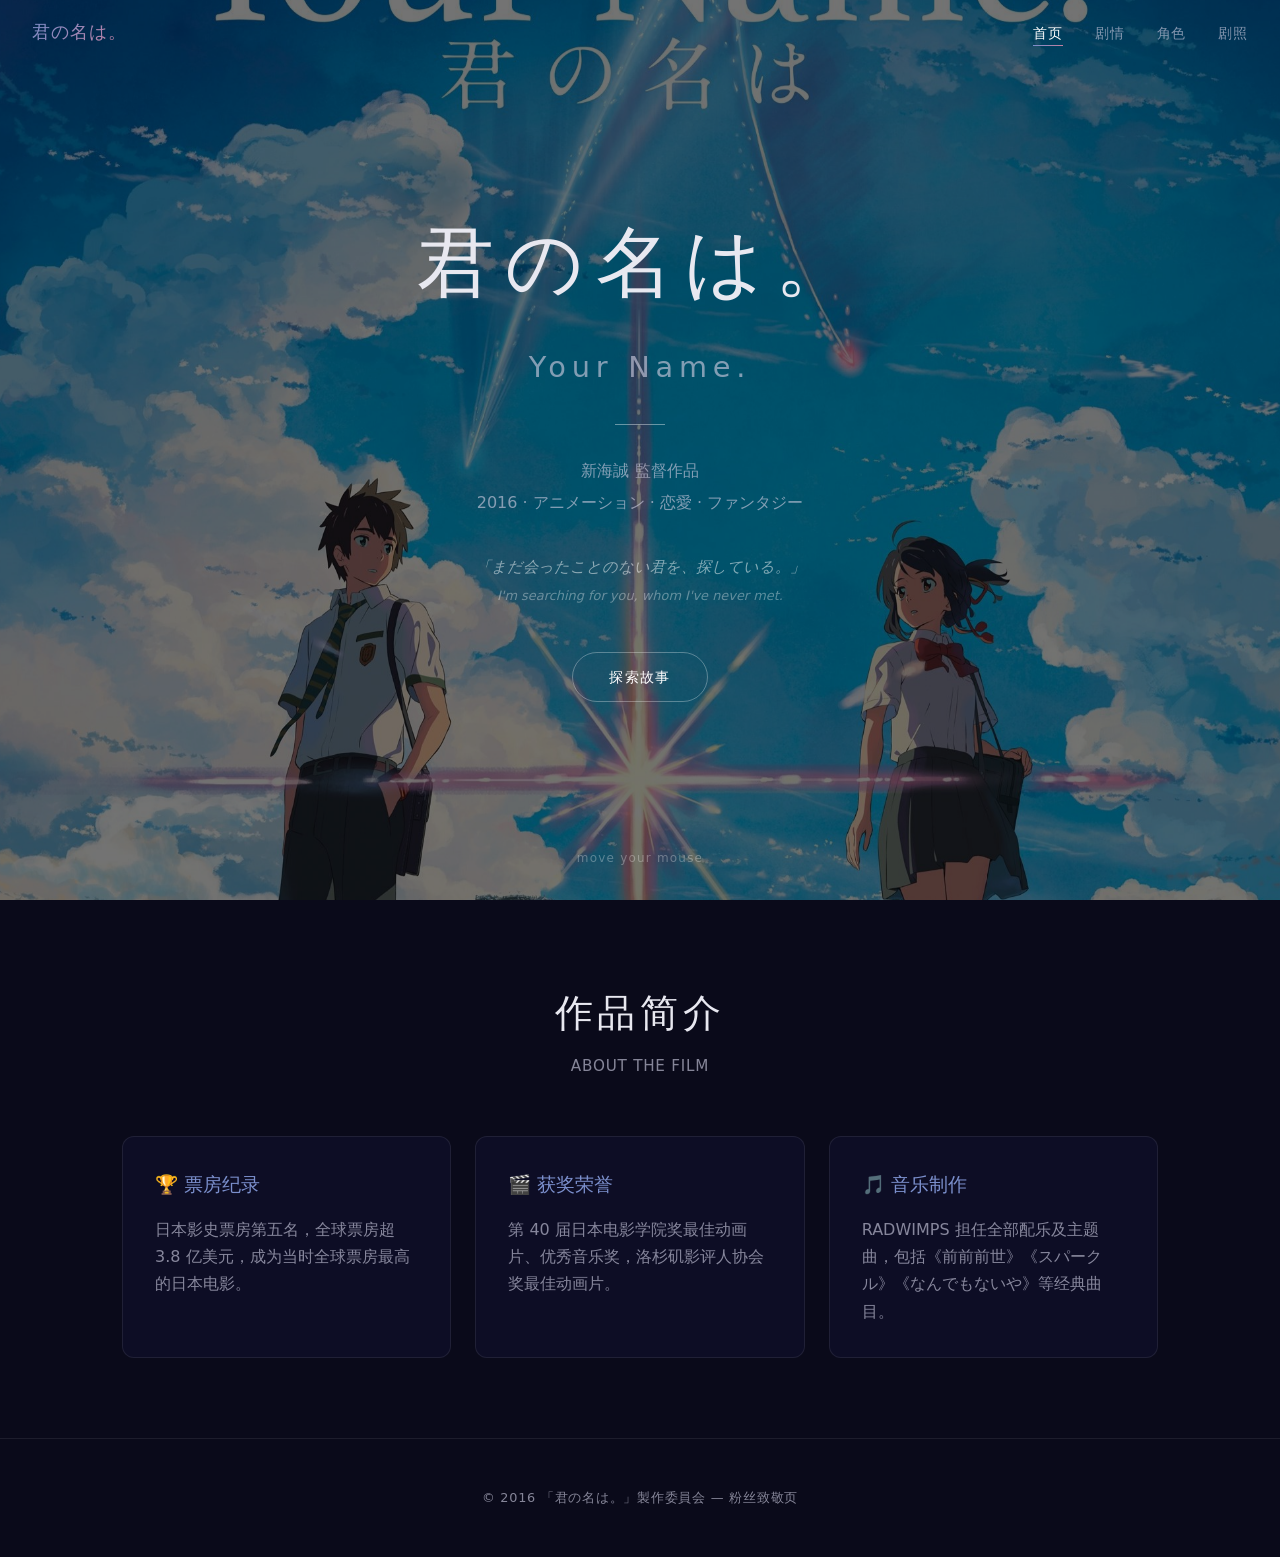
<file: index.html>
<!DOCTYPE html>
<html lang="ja">
<head>
<meta charset="UTF-8">
<meta name="viewport" content="width=device-width, initial-scale=1.0">
<title>君の名は。— Your Name | 首页</title>
<link rel="stylesheet" href="css/style.css">
</head>
<body>

<nav class="navbar">
  <a href="index.html" class="nav-logo">君の名は。</a>
  <ul class="nav-links">
    <li><a href="index.html">首页</a></li>
    <li><a href="synopsis.html">剧情</a></li>
    <li><a href="characters.html">角色</a></li>
    <li><a href="gallery.html">剧照</a></li>
  </ul>
  <button class="menu-toggle" aria-label="菜单">
    <span></span><span></span><span></span>
  </button>
</nav>

<main style="padding-top:0">
  <section class="hero">
    <div class="hero-bg"></div>
    <div class="hero-overlay">
      <h1 class="hero-title-jp">君の名は。</h1>
      <p class="hero-title-en">Your Name.</p>
      <div class="hero-divider"></div>
      <div class="hero-meta">
        <p>新海誠 監督作品</p>
        <p style="margin-top:0.3em">2016 · アニメーション · 恋愛 · ファンタジー</p>
      </div>
      <p class="hero-quote">
        「まだ会ったことのない君を、探している。」<br>
        <span style="font-size:0.85em;opacity:0.7">I'm searching for you, whom I've never met.</span>
      </p>
      <a href="synopsis.html" class="hero-enter">探索故事</a>
      <p class="hero-hint">move your mouse</p>
    </div>
  </section>

  <section class="section">
    <div class="section-header fade-in">
      <h2 class="section-title">作品简介</h2>
      <p class="section-subtitle">ABOUT THE FILM</p>
    </div>
    <div class="card-grid">
      <div class="card fade-in">
        <h3 style="margin-bottom:0.8em;font-weight:400;color:var(--c-accent)">🏆 票房纪录</h3>
        <p style="color:var(--c-muted)">日本影史票房第五名，全球票房超 3.8 亿美元，成为当时全球票房最高的日本电影。</p>
      </div>
      <div class="card fade-in">
        <h3 style="margin-bottom:0.8em;font-weight:400;color:var(--c-accent)">🎬 获奖荣誉</h3>
        <p style="color:var(--c-muted)">第 40 届日本电影学院奖最佳动画片、优秀音乐奖，洛杉矶影评人协会奖最佳动画片。</p>
      </div>
      <div class="card fade-in">
        <h3 style="margin-bottom:0.8em;font-weight:400;color:var(--c-accent)">🎵 音乐制作</h3>
        <p style="color:var(--c-muted)">RADWIMPS 担任全部配乐及主题曲，包括《前前前世》《スパークル》《なんでもないや》等经典曲目。</p>
      </div>
    </div>
  </section>
</main>

<footer class="footer">
  <p>© 2016 「君の名は。」製作委員会 — 粉丝致敬页</p>
</footer>

<script src="js/main.js"></script>
</body>
</html>
</file>
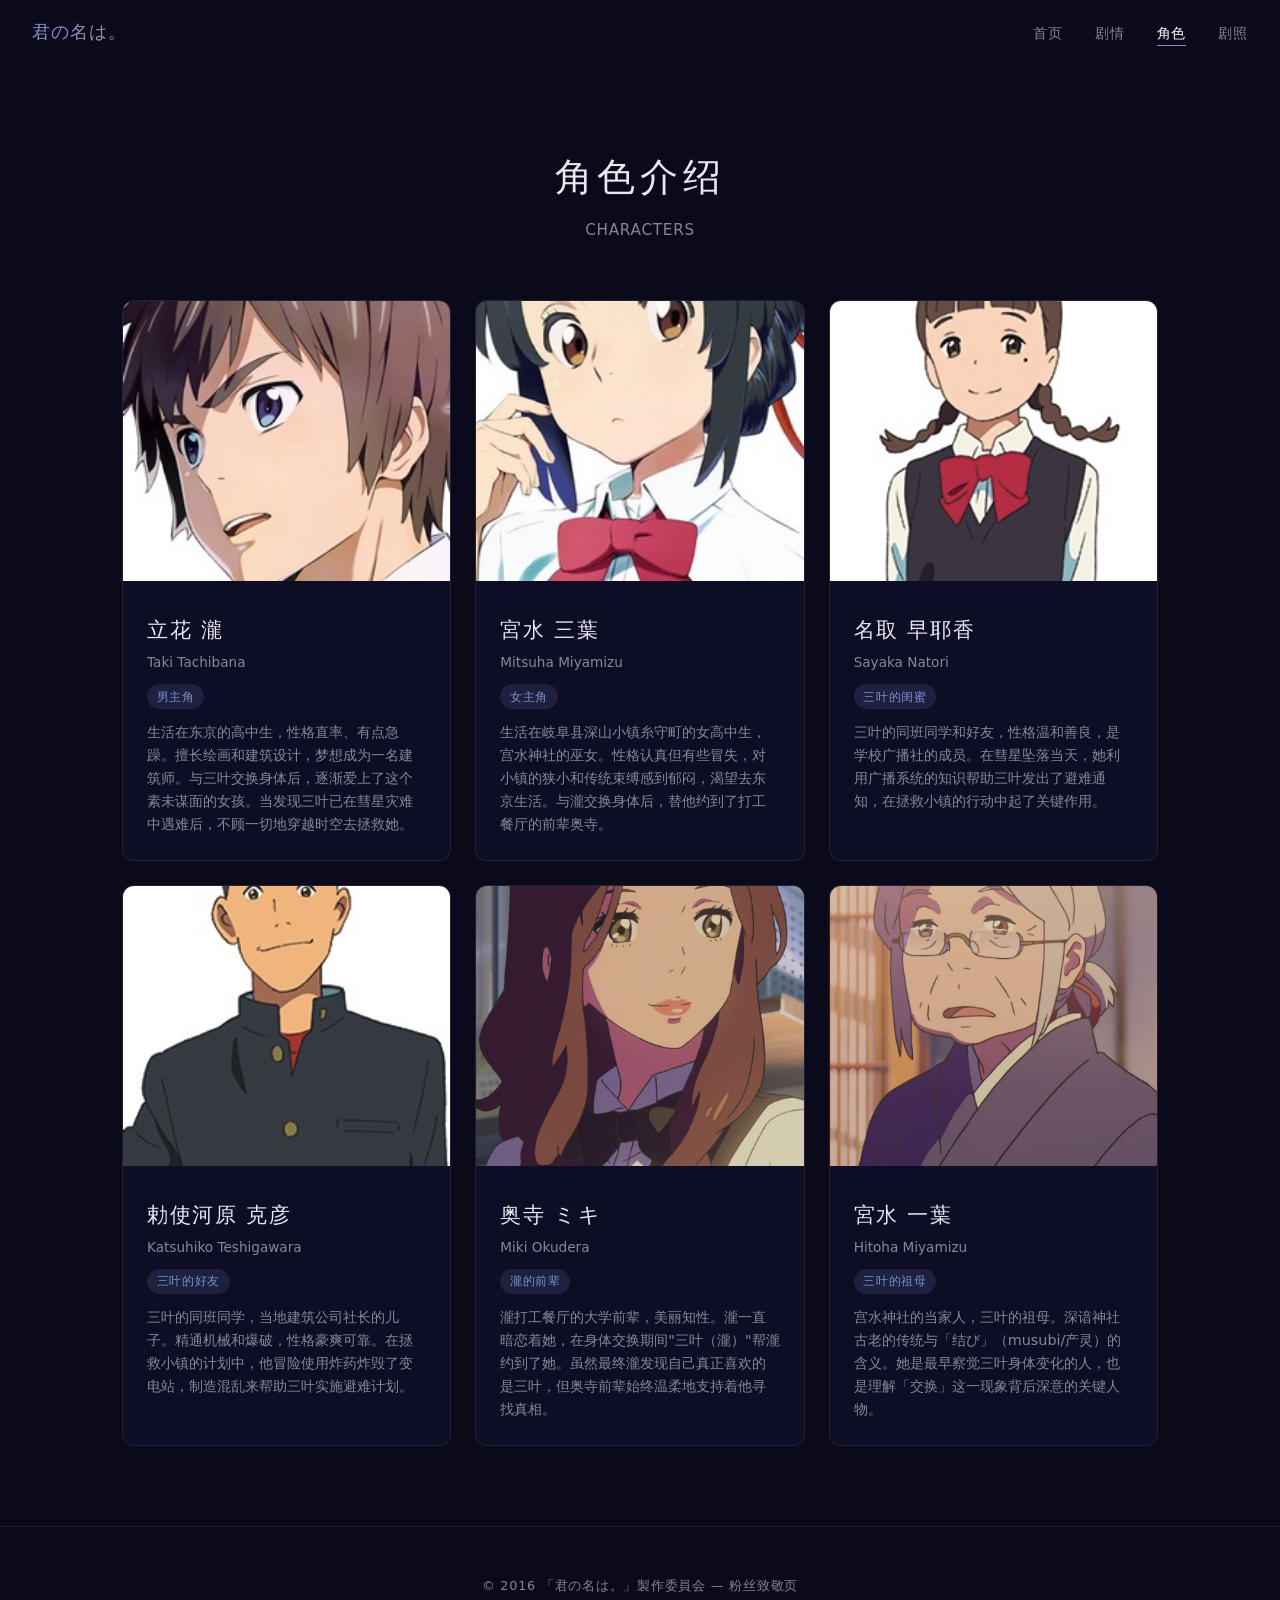
<file: characters.html>
<!DOCTYPE html>
<html lang="ja">
<head>
<meta charset="UTF-8">
<meta name="viewport" content="width=device-width, initial-scale=1.0">
<title>角色介绍 — 君の名は。</title>
<link rel="stylesheet" href="css/style.css">
</head>
<body>

<nav class="navbar scrolled">
  <a href="index.html" class="nav-logo">君の名は。</a>
  <ul class="nav-links">
    <li><a href="index.html">首页</a></li>
    <li><a href="synopsis.html">剧情</a></li>
    <li><a href="characters.html">角色</a></li>
    <li><a href="gallery.html">剧照</a></li>
  </ul>
  <button class="menu-toggle" aria-label="菜单">
    <span></span><span></span><span></span>
  </button>
</nav>

<main class="page">
  <section class="section">
    <div class="section-header fade-in">
      <h2 class="section-title">角色介绍</h2>
      <p class="section-subtitle">CHARACTERS</p>
    </div>

    <div class="card-grid">
      <div class="char-card fade-in">
        <img src="images/char-01.jpg" alt="立花瀧" class="char-card-img">
        <div class="char-card-body">
          <h3 class="char-card-name-jp">立花 瀧</h3>
          <p class="char-card-name-en">Taki Tachibana</p>
          <span class="char-card-tag">男主角</span>
          <p class="char-card-desc">
            生活在东京的高中生，性格直率、有点急躁。擅长绘画和建筑设计，梦想成为一名建筑师。与三叶交换身体后，逐渐爱上了这个素未谋面的女孩。当发现三叶已在彗星灾难中遇难后，不顾一切地穿越时空去拯救她。
          </p>
        </div>
      </div>

      <div class="char-card fade-in">
        <img src="images/char-02.jpg" alt="宮水三葉" class="char-card-img">
        <div class="char-card-body">
          <h3 class="char-card-name-jp">宮水 三葉</h3>
          <p class="char-card-name-en">Mitsuha Miyamizu</p>
          <span class="char-card-tag">女主角</span>
          <p class="char-card-desc">
            生活在岐阜县深山小镇糸守町的女高中生，宫水神社的巫女。性格认真但有些冒失，对小镇的狭小和传统束缚感到郁闷，渴望去东京生活。与瀧交换身体后，替他约到了打工餐厅的前辈奥寺。
          </p>
        </div>
      </div>

      <div class="char-card fade-in">
        <img src="images/char-03.jpg" alt="名取早耶香" class="char-card-img">
        <div class="char-card-body">
          <h3 class="char-card-name-jp">名取 早耶香</h3>
          <p class="char-card-name-en">Sayaka Natori</p>
          <span class="char-card-tag">三叶的闺蜜</span>
          <p class="char-card-desc">
            三叶的同班同学和好友，性格温和善良，是学校广播社的成员。在彗星坠落当天，她利用广播系统的知识帮助三叶发出了避难通知，在拯救小镇的行动中起了关键作用。
          </p>
        </div>
      </div>

      <div class="char-card fade-in">
        <img src="images/char-04.jpg" alt="勅使河原克彦" class="char-card-img">
        <div class="char-card-body">
          <h3 class="char-card-name-jp">勅使河原 克彦</h3>
          <p class="char-card-name-en">Katsuhiko Teshigawara</p>
          <span class="char-card-tag">三叶的好友</span>
          <p class="char-card-desc">
            三叶的同班同学，当地建筑公司社长的儿子。精通机械和爆破，性格豪爽可靠。在拯救小镇的计划中，他冒险使用炸药炸毁了变电站，制造混乱来帮助三叶实施避难计划。
          </p>
        </div>
      </div>

      <div class="char-card fade-in">
        <img src="images/char-05.jpg" alt="奥寺ミキ" class="char-card-img">
        <div class="char-card-body">
          <h3 class="char-card-name-jp">奥寺 ミキ</h3>
          <p class="char-card-name-en">Miki Okudera</p>
          <span class="char-card-tag">瀧的前辈</span>
          <p class="char-card-desc">
            瀧打工餐厅的大学前辈，美丽知性。瀧一直暗恋着她，在身体交换期间"三叶（瀧）"帮瀧约到了她。虽然最终瀧发现自己真正喜欢的是三叶，但奥寺前辈始终温柔地支持着他寻找真相。
          </p>
        </div>
      </div>

      <div class="char-card fade-in">
        <img src="images/char-06.jpg" alt="宮水一葉" class="char-card-img">
        <div class="char-card-body">
          <h3 class="char-card-name-jp">宮水 一葉</h3>
          <p class="char-card-name-en">Hitoha Miyamizu</p>
          <span class="char-card-tag">三叶的祖母</span>
          <p class="char-card-desc">
            宫水神社的当家人，三叶的祖母。深谙神社古老的传统与「结び」（musubi/产灵）的含义。她是最早察觉三叶身体变化的人，也是理解「交换」这一现象背后深意的关键人物。
          </p>
        </div>
      </div>
    </div>
  </section>
</main>

<footer class="footer">
  <p>© 2016 「君の名は。」製作委員会 — 粉丝致敬页</p>
</footer>

<script src="js/main.js"></script>
</body>
</html>
</file>
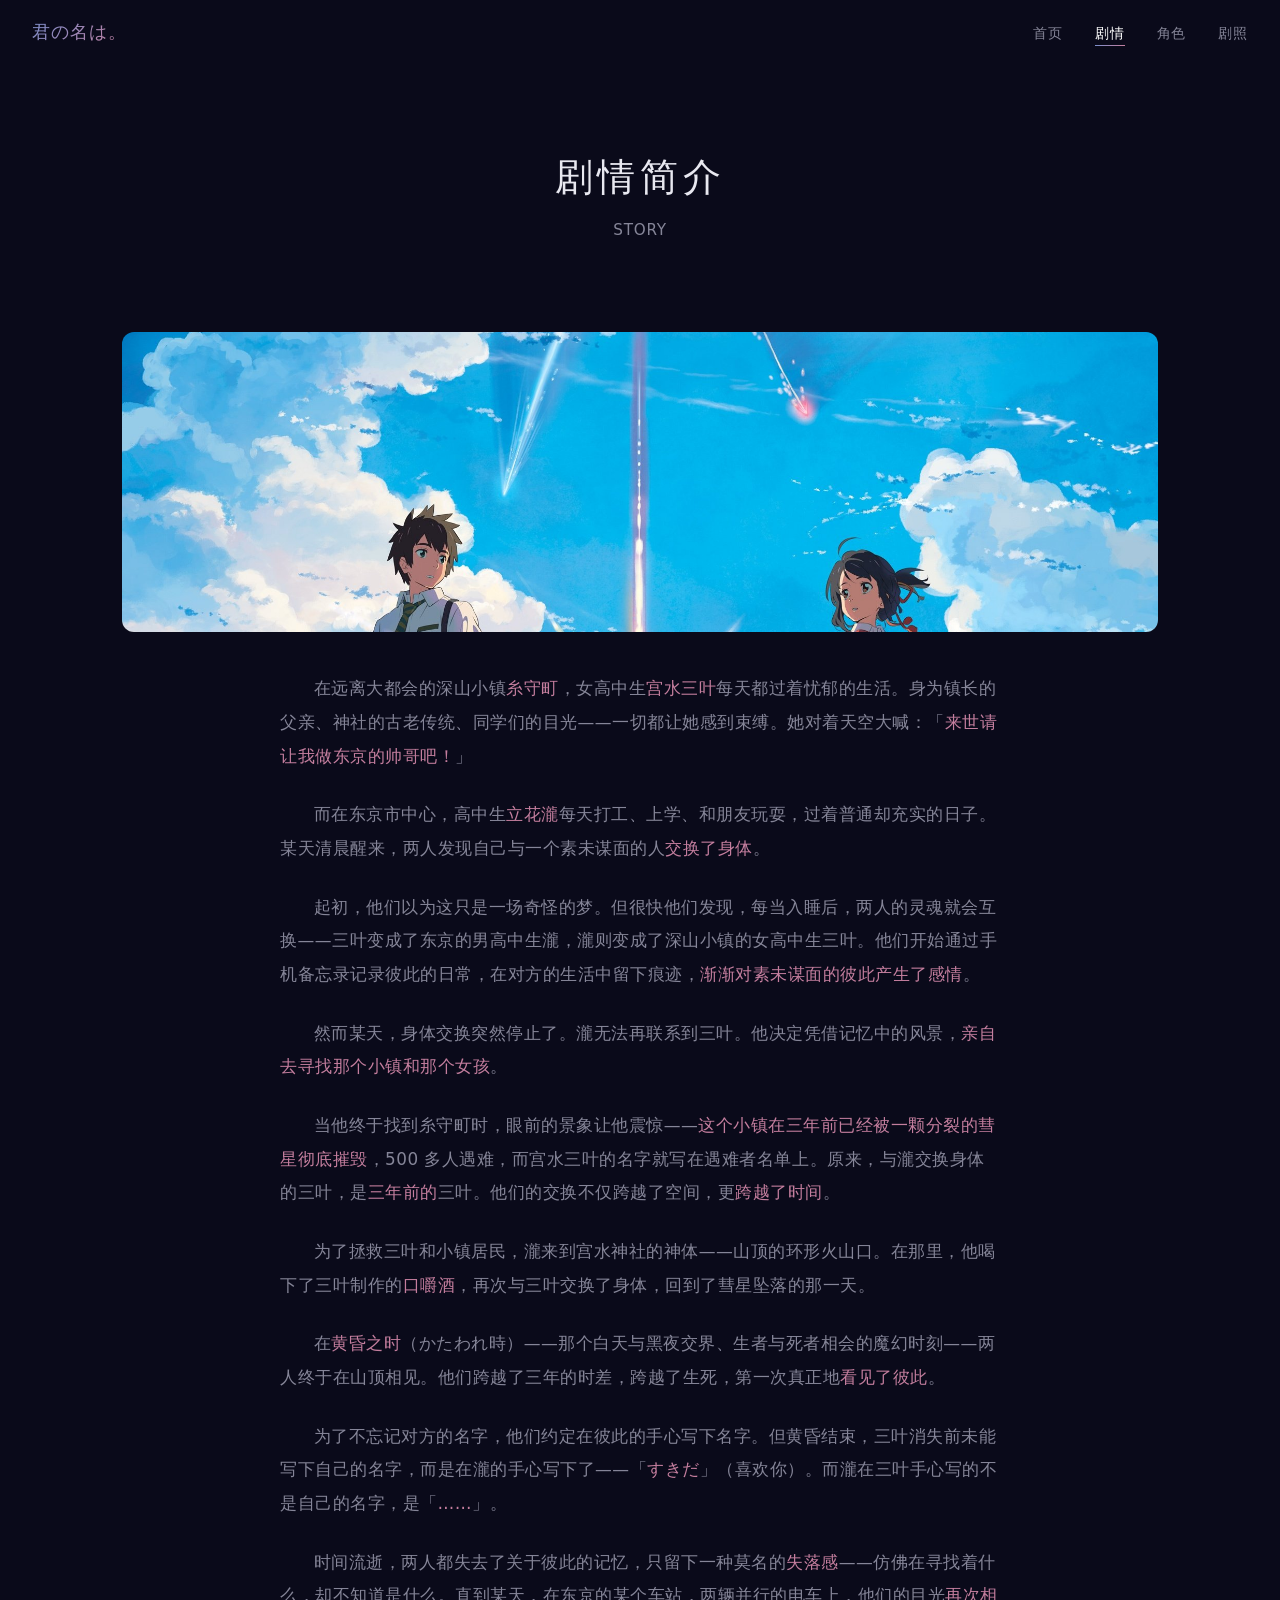
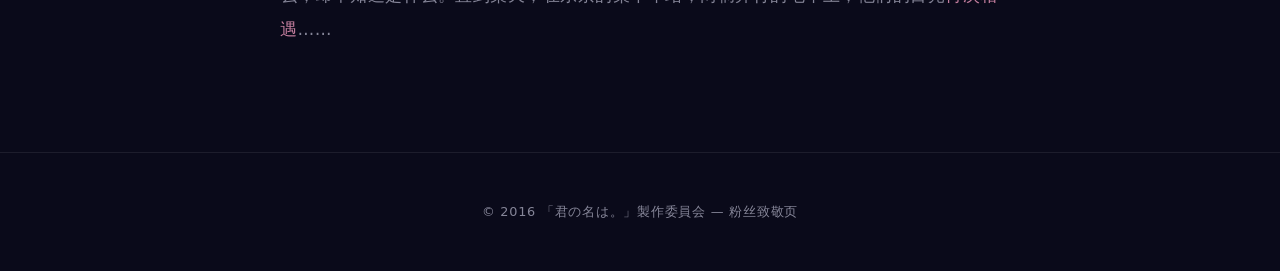
<file: synopsis.html>
<!DOCTYPE html>
<html lang="ja">
<head>
<meta charset="UTF-8">
<meta name="viewport" content="width=device-width, initial-scale=1.0">
<title>剧情简介 — 君の名は。</title>
<link rel="stylesheet" href="css/style.css">
</head>
<body>

<nav class="navbar scrolled">
  <a href="index.html" class="nav-logo">君の名は。</a>
  <ul class="nav-links">
    <li><a href="index.html">首页</a></li>
    <li><a href="synopsis.html">剧情</a></li>
    <li><a href="characters.html">角色</a></li>
    <li><a href="gallery.html">剧照</a></li>
  </ul>
  <button class="menu-toggle" aria-label="菜单">
    <span></span><span></span><span></span>
  </button>
</nav>

<main class="page">
  <section class="section">
    <div class="section-header fade-in">
      <h2 class="section-title">剧情简介</h2>
      <p class="section-subtitle">STORY</p>
    </div>

    <img src="poster.jpg" alt="君の名は。海报" class="synopsis-banner fade-in">

    <div class="synopsis-content">
      <p class="fade-in">
        在远离大都会的深山小镇<span class="highlight">糸守町</span>，女高中生<span class="highlight">宫水三叶</span>每天都过着忧郁的生活。身为镇长的父亲、神社的古老传统、同学们的目光——一切都让她感到束缚。她对着天空大喊：「<span class="highlight">来世请让我做东京的帅哥吧！</span>」
      </p>

      <p class="fade-in">
        而在东京市中心，高中生<span class="highlight">立花瀧</span>每天打工、上学、和朋友玩耍，过着普通却充实的日子。某天清晨醒来，两人发现自己与一个素未谋面的人<span class="highlight">交换了身体</span>。
      </p>

      <p class="fade-in">
        起初，他们以为这只是一场奇怪的梦。但很快他们发现，每当入睡后，两人的灵魂就会互换——三叶变成了东京的男高中生瀧，瀧则变成了深山小镇的女高中生三叶。他们开始通过手机备忘录记录彼此的日常，在对方的生活中留下痕迹，<span class="highlight">渐渐对素未谋面的彼此产生了感情</span>。
      </p>

      <p class="fade-in">
        然而某天，身体交换突然停止了。瀧无法再联系到三叶。他决定凭借记忆中的风景，<span class="highlight">亲自去寻找那个小镇和那个女孩</span>。
      </p>

      <p class="fade-in">
        当他终于找到糸守町时，眼前的景象让他震惊——<span class="highlight">这个小镇在三年前已经被一颗分裂的彗星彻底摧毁</span>，500 多人遇难，而宫水三叶的名字就写在遇难者名单上。原来，与瀧交换身体的三叶，是<span class="highlight">三年前的</span>三叶。他们的交换不仅跨越了空间，更<span class="highlight">跨越了时间</span>。
      </p>

      <p class="fade-in">
        为了拯救三叶和小镇居民，瀧来到宫水神社的神体——山顶的环形火山口。在那里，他喝下了三叶制作的<span class="highlight">口嚼酒</span>，再次与三叶交换了身体，回到了彗星坠落的那一天。
      </p>

      <p class="fade-in">
        在<span class="highlight">黄昏之时</span>（かたわれ時）——那个白天与黑夜交界、生者与死者相会的魔幻时刻——两人终于在山顶相见。他们跨越了三年的时差，跨越了生死，第一次真正地<span class="highlight">看见了彼此</span>。
      </p>

      <p class="fade-in">
        为了不忘记对方的名字，他们约定在彼此的手心写下名字。但黄昏结束，三叶消失前未能写下自己的名字，而是在瀧的手心写下了——「<span class="highlight">すきだ</span>」（喜欢你）。而瀧在三叶手心写的不是自己的名字，是「<span class="highlight">……</span>」。
      </p>

      <p class="fade-in">
        时间流逝，两人都失去了关于彼此的记忆，只留下一种莫名的<span class="highlight">失落感</span>——仿佛在寻找着什么，却不知道是什么。直到某天，在东京的某个车站，两辆并行的电车上，他们的目光<span class="highlight">再次相遇</span>……
      </p>
    </div>
  </section>
</main>

<footer class="footer">
  <p>© 2016 「君の名は。」製作委員会 — 粉丝致敬页</p>
</footer>

<script src="js/main.js"></script>
</body>
</html>
</file>
<file: css/style.css>
:root {
  --c-bg: #0a0a1a;
  --c-surface: rgba(15, 15, 40, 0.85);
  --c-accent: #7b8fcc;
  --c-accent2: #c47e9e;
  --c-text: #e8e8f0;
  --c-muted: rgba(200, 200, 220, 0.65);
  --c-border: rgba(255, 255, 255, 0.08);
  --radius: 12px;
  --nav-h: 64px;
  --max-w: 1100px;
  --transition: 0.3s cubic-bezier(0.4, 0, 0.2, 1);
}

* { margin: 0; padding: 0; box-sizing: border-box; }

html { scroll-behavior: smooth; }

body {
  font-family: 'Segoe UI', 'Hiragino Sans', 'Noto Sans CJK SC', system-ui, sans-serif;
  background: var(--c-bg);
  color: var(--c-text);
  line-height: 1.7;
  min-height: 100vh;
  -webkit-font-smoothing: antialiased;
}

a { color: inherit; text-decoration: none; }

/* ── Navbar ── */
.navbar {
  position: fixed;
  top: 0;
  left: 0;
  right: 0;
  height: var(--nav-h);
  display: flex;
  align-items: center;
  justify-content: space-between;
  padding: 0 2rem;
  z-index: 1000;
  transition: background var(--transition), box-shadow var(--transition);
}

.navbar.scrolled {
  background: rgba(10, 10, 30, 0.92);
  backdrop-filter: blur(16px);
  -webkit-backdrop-filter: blur(16px);
  box-shadow: 0 1px 0 var(--c-border);
}

.nav-logo {
  font-size: 1.15rem;
  font-weight: 500;
  letter-spacing: 0.05em;
  background: linear-gradient(135deg, var(--c-accent), var(--c-accent2));
  -webkit-background-clip: text;
  -webkit-text-fill-color: transparent;
  background-clip: text;
}

.nav-links {
  display: flex;
  gap: 2rem;
  list-style: none;
}

.nav-links a {
  font-size: 0.9rem;
  letter-spacing: 0.06em;
  color: var(--c-muted);
  transition: color var(--transition);
  position: relative;
  padding: 0.4em 0;
}

.nav-links a::after {
  content: '';
  position: absolute;
  bottom: 0;
  left: 0;
  width: 0;
  height: 1.5px;
  background: linear-gradient(90deg, var(--c-accent), var(--c-accent2));
  transition: width var(--transition);
}

.nav-links a:hover,
.nav-links a.active {
  color: #fff;
}

.nav-links a:hover::after,
.nav-links a.active::after {
  width: 100%;
}

.menu-toggle {
  display: none;
  background: none;
  border: none;
  cursor: pointer;
  padding: 4px;
}

.menu-toggle span {
  display: block;
  width: 22px;
  height: 2px;
  background: #fff;
  margin: 5px 0;
  border-radius: 1px;
  transition: var(--transition);
}

/* ── Page Wrapper ── */
.page {
  padding-top: var(--nav-h);
}

/* ── Hero (used on homepage) ── */
.hero {
  position: relative;
  width: 100%;
  height: 100vh;
  overflow: hidden;
}

.hero-bg {
  position: absolute;
  inset: -20px;
  background: url('../poster.jpg') center/cover no-repeat;
  filter: brightness(0.45);
  will-change: transform;
  transition: transform 0.2s ease-out;
}

.hero-overlay {
  position: relative;
  z-index: 1;
  height: 100%;
  display: flex;
  flex-direction: column;
  align-items: center;
  justify-content: center;
  text-align: center;
  padding: 2rem;
}

.hero-title-jp {
  font-size: clamp(2.2rem, 6vw, 5rem);
  font-weight: 300;
  letter-spacing: 0.15em;
  opacity: 0;
  animation: fadeUp 1.2s 0.2s forwards;
}

.hero-title-en {
  font-size: clamp(1rem, 2.5vw, 1.8rem);
  color: var(--c-muted);
  font-weight: 300;
  letter-spacing: 0.2em;
  margin-top: 0.5em;
  opacity: 0;
  animation: fadeUp 1.2s 0.5s forwards;
}

.hero-divider {
  width: 50px;
  height: 1px;
  background: rgba(255,255,255,0.4);
  margin: 2em 0;
  opacity: 0;
  animation: fadeUp 1.2s 0.7s forwards;
}

.hero-meta {
  color: var(--c-muted);
  font-size: clamp(0.8rem, 1.5vw, 1rem);
  opacity: 0;
  animation: fadeUp 1.2s 0.9s forwards;
}

.hero-quote {
  margin-top: 2.5em;
  color: rgba(255,255,255,0.5);
  font-style: italic;
  font-size: clamp(0.75rem, 1.2vw, 0.95rem);
  max-width: 80vw;
  line-height: 1.8;
  opacity: 0;
  animation: fadeUp 1.2s 1.2s forwards;
}

.hero-enter {
  margin-top: 3em;
  padding: 0.8em 2.5em;
  border: 1px solid rgba(255,255,255,0.3);
  border-radius: 100px;
  background: transparent;
  color: #fff;
  font-size: 0.9rem;
  letter-spacing: 0.1em;
  cursor: pointer;
  transition: all var(--transition);
  opacity: 0;
  animation: fadeUp 1.2s 1.5s forwards;
  pointer-events: auto;
}

.hero-enter:hover {
  background: rgba(255,255,255,0.1);
  border-color: rgba(255,255,255,0.6);
}

.hero-hint {
  position: absolute;
  bottom: 2rem;
  left: 50%;
  transform: translateX(-50%);
  color: rgba(255,255,255,0.3);
  font-size: 0.75rem;
  letter-spacing: 0.1em;
  z-index: 1;
  transition: opacity 0.8s;
}

/* ── Section ── */
.section {
  padding: 5rem 2rem;
  max-width: var(--max-w);
  margin: 0 auto;
}

.section-header {
  text-align: center;
  margin-bottom: 3.5rem;
}

.section-title {
  font-size: clamp(1.6rem, 3vw, 2.4rem);
  font-weight: 300;
  letter-spacing: 0.12em;
}

.section-subtitle {
  color: var(--c-muted);
  font-size: 0.95rem;
  margin-top: 0.6em;
  letter-spacing: 0.05em;
}

/* ── Cards ── */
.card {
  background: var(--c-surface);
  border: 1px solid var(--c-border);
  border-radius: var(--radius);
  padding: 2rem;
  transition: transform var(--transition), box-shadow var(--transition);
}

.card:hover {
  transform: translateY(-4px);
  box-shadow: 0 8px 30px rgba(0, 0, 0, 0.4);
}

.card-grid {
  display: grid;
  grid-template-columns: repeat(auto-fit, minmax(280px, 1fr));
  gap: 1.5rem;
}

/* ── Character Cards ── */
.char-card {
  background: var(--c-surface);
  border: 1px solid var(--c-border);
  border-radius: var(--radius);
  overflow: hidden;
  transition: transform var(--transition), box-shadow var(--transition);
}

.char-card:hover {
  transform: translateY(-4px);
  box-shadow: 0 8px 30px rgba(0, 0, 0, 0.4);
}

.char-card-img {
  width: 100%;
  height: 280px;
  object-fit: cover;
}

.char-card-body {
  padding: 1.5rem;
}

.char-card-name-jp {
  font-size: 1.3rem;
  font-weight: 500;
  letter-spacing: 0.08em;
}

.char-card-name-en {
  color: var(--c-muted);
  font-size: 0.85rem;
  margin-top: 0.2em;
}

.char-card-desc {
  color: var(--c-muted);
  font-size: 0.9rem;
  margin-top: 0.8em;
  line-height: 1.6;
}

.char-card-tag {
  display: inline-block;
  padding: 0.2em 0.8em;
  margin-top: 0.8em;
  font-size: 0.75rem;
  letter-spacing: 0.06em;
  border-radius: 100px;
  background: rgba(123, 143, 204, 0.15);
  color: var(--c-accent);
}

/* ── Gallery ── */
.gallery-grid {
  display: grid;
  grid-template-columns: repeat(auto-fill, minmax(280px, 1fr));
  gap: 1rem;
}

.gallery-item {
  position: relative;
  border-radius: var(--radius);
  overflow: hidden;
  aspect-ratio: 16/9;
  cursor: pointer;
}

.gallery-item img {
  width: 100%;
  height: 100%;
  object-fit: cover;
  transition: transform 0.5s ease;
}

.gallery-item:hover img {
  transform: scale(1.08);
}

.gallery-item::after {
  content: '';
  position: absolute;
  inset: 0;
  background: rgba(0,0,0,0);
  transition: background var(--transition);
}

.gallery-item:hover::after {
  background: rgba(0,0,0,0.25);
}

/* ── Synopsis ── */
.synopsis-content {
  max-width: 720px;
  margin: 0 auto;
  font-size: 1.05rem;
  line-height: 2;
  letter-spacing: 0.03em;
}

.synopsis-content p {
  margin-bottom: 1.5em;
  color: var(--c-muted);
  text-indent: 2em;
}

.synopsis-content .highlight {
  color: var(--c-accent2);
  font-weight: 500;
}

.synopsis-banner {
  width: 100%;
  height: 300px;
  object-fit: cover;
  border-radius: var(--radius);
  margin: 2rem 0;
  opacity: 0.8;
}

/* ── Lightbox ── */
.lightbox {
  position: fixed;
  inset: 0;
  background: rgba(0,0,0,0.92);
  display: flex;
  align-items: center;
  justify-content: center;
  z-index: 2000;
  opacity: 0;
  pointer-events: none;
  transition: opacity var(--transition);
}

.lightbox.open {
  opacity: 1;
  pointer-events: auto;
}

.lightbox img {
  max-width: 90vw;
  max-height: 85vh;
  border-radius: var(--radius);
  box-shadow: 0 0 60px rgba(0,0,0,0.6);
}

.lightbox-close {
  position: absolute;
  top: 1.5rem;
  right: 1.5rem;
  width: 40px;
  height: 40px;
  border-radius: 50%;
  border: 1px solid rgba(255,255,255,0.3);
  background: rgba(255,255,255,0.05);
  color: #fff;
  font-size: 1.2rem;
  cursor: pointer;
  display: flex;
  align-items: center;
  justify-content: center;
  transition: background var(--transition);
}

.lightbox-close:hover {
  background: rgba(255,255,255,0.15);
}

/* ── Footer ── */
.footer {
  text-align: center;
  padding: 3rem 2rem;
  border-top: 1px solid var(--c-border);
  color: var(--c-muted);
  font-size: 0.8rem;
  letter-spacing: 0.06em;
}

/* ── Animations ── */
@keyframes fadeUp {
  from { opacity: 0; transform: translateY(30px); }
  to   { opacity: 1; transform: translateY(0); }
}

.fade-in {
  opacity: 0;
  transform: translateY(20px);
  transition: opacity 0.6s ease, transform 0.6s ease;
}

.fade-in.visible {
  opacity: 1;
  transform: translateY(0);
}

/* ── Responsive ── */
@media (max-width: 768px) {
  .nav-links {
    position: fixed;
    top: 0;
    right: -100%;
    width: 240px;
    height: 100vh;
    flex-direction: column;
    justify-content: center;
    gap: 2rem;
    background: rgba(10, 10, 30, 0.97);
    backdrop-filter: blur(20px);
    -webkit-backdrop-filter: blur(20px);
    transition: right var(--transition);
    padding-left: 2.5rem;
  }

  .nav-links.open {
    right: 0;
  }

  .nav-links a {
    font-size: 1.1rem;
  }

  .menu-toggle {
    display: block;
    z-index: 1001;
  }

  .menu-toggle.open span:nth-child(1) {
    transform: rotate(45deg) translate(5px, 5px);
  }

  .menu-toggle.open span:nth-child(2) {
    opacity: 0;
  }

  .menu-toggle.open span:nth-child(3) {
    transform: rotate(-45deg) translate(5px, -5px);
  }

  .section { padding: 3rem 1.2rem; }
  .card-grid { grid-template-columns: 1fr; }
  .gallery-grid { grid-template-columns: repeat(auto-fill, minmax(200px, 1fr)); }
}
</file>
